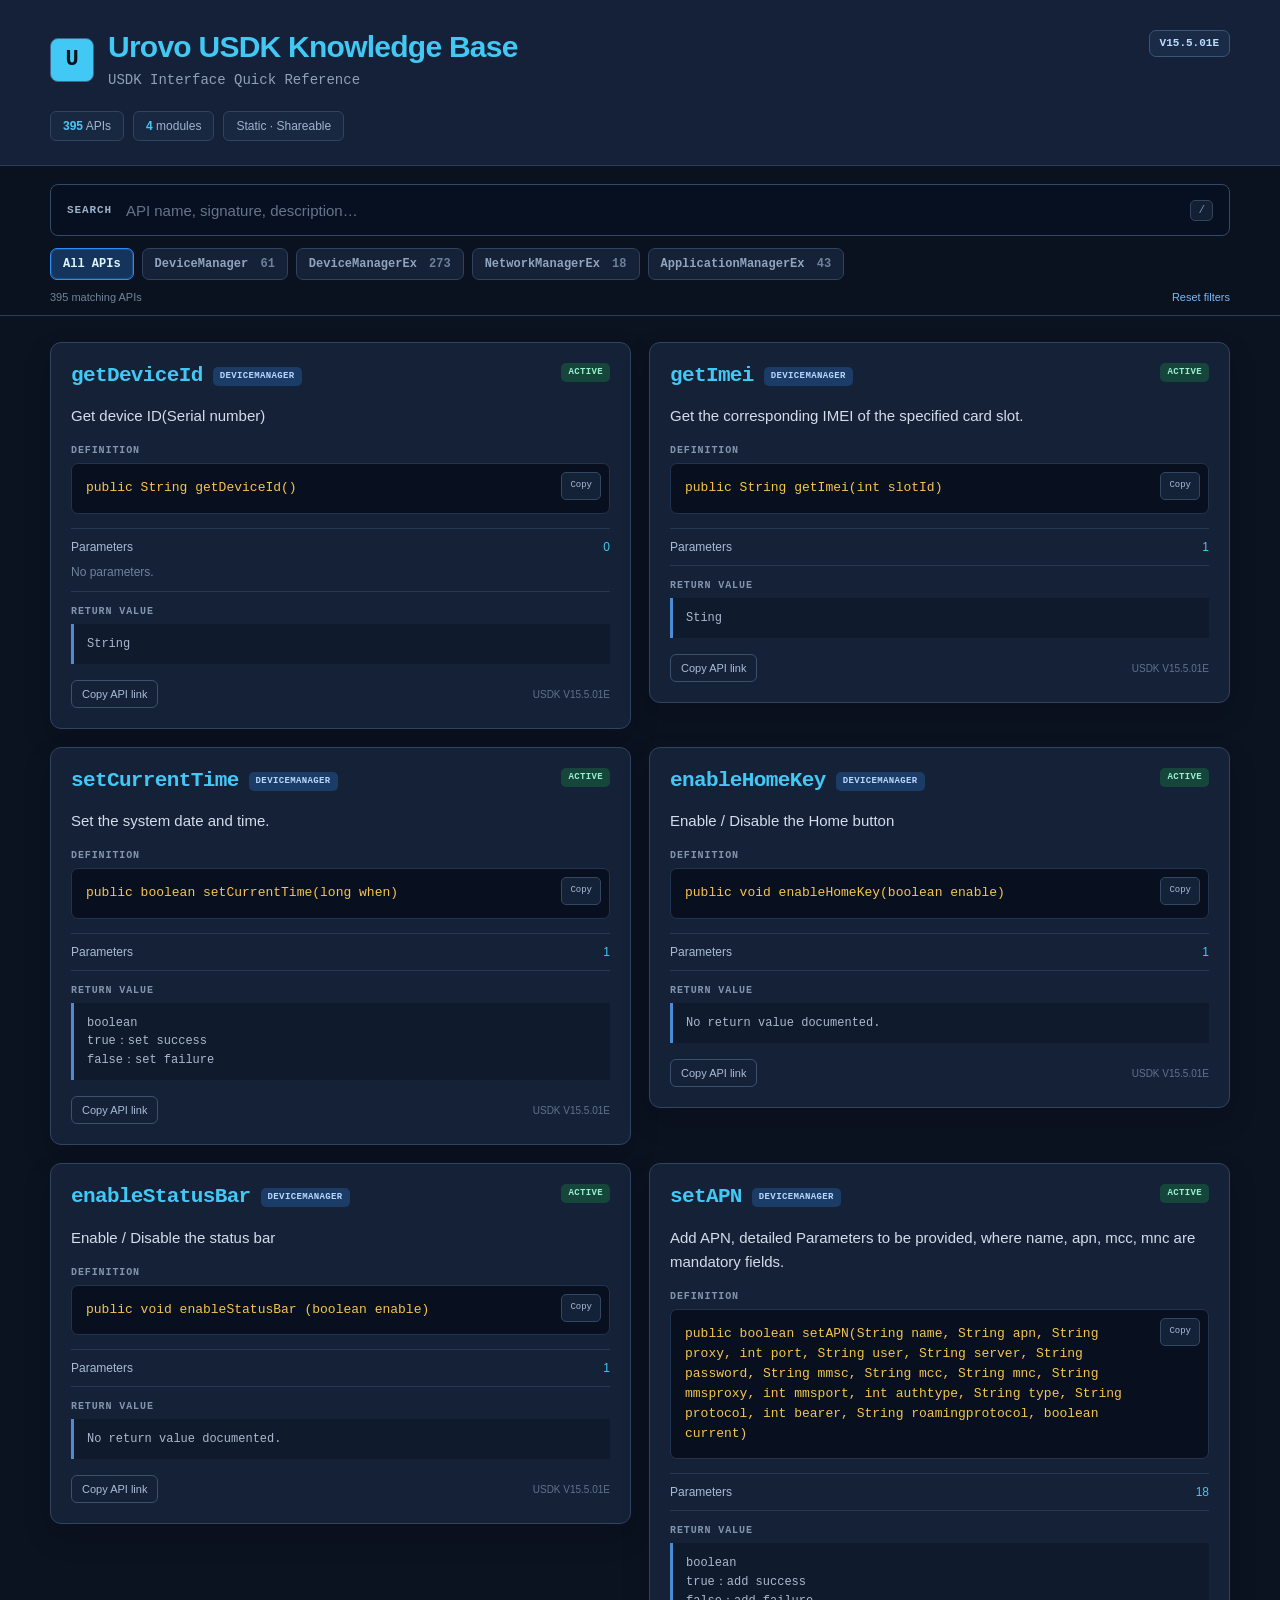
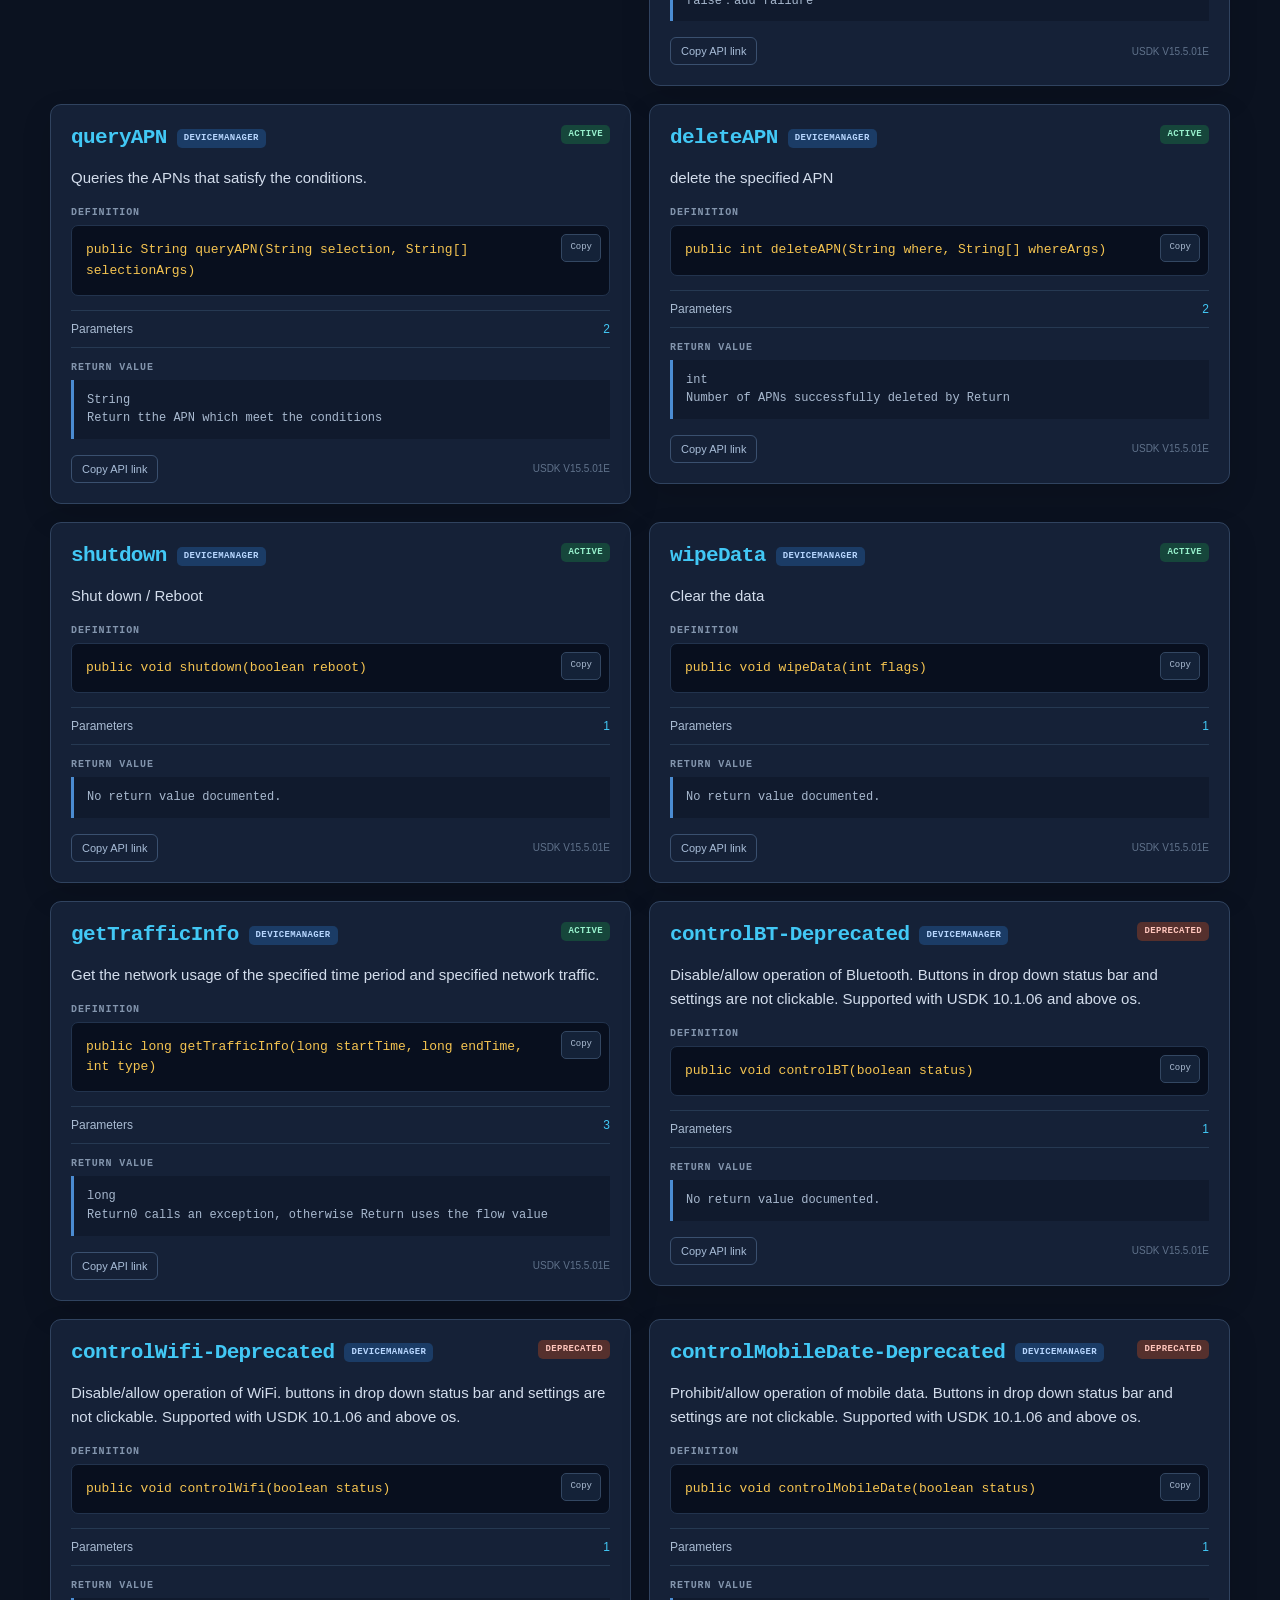
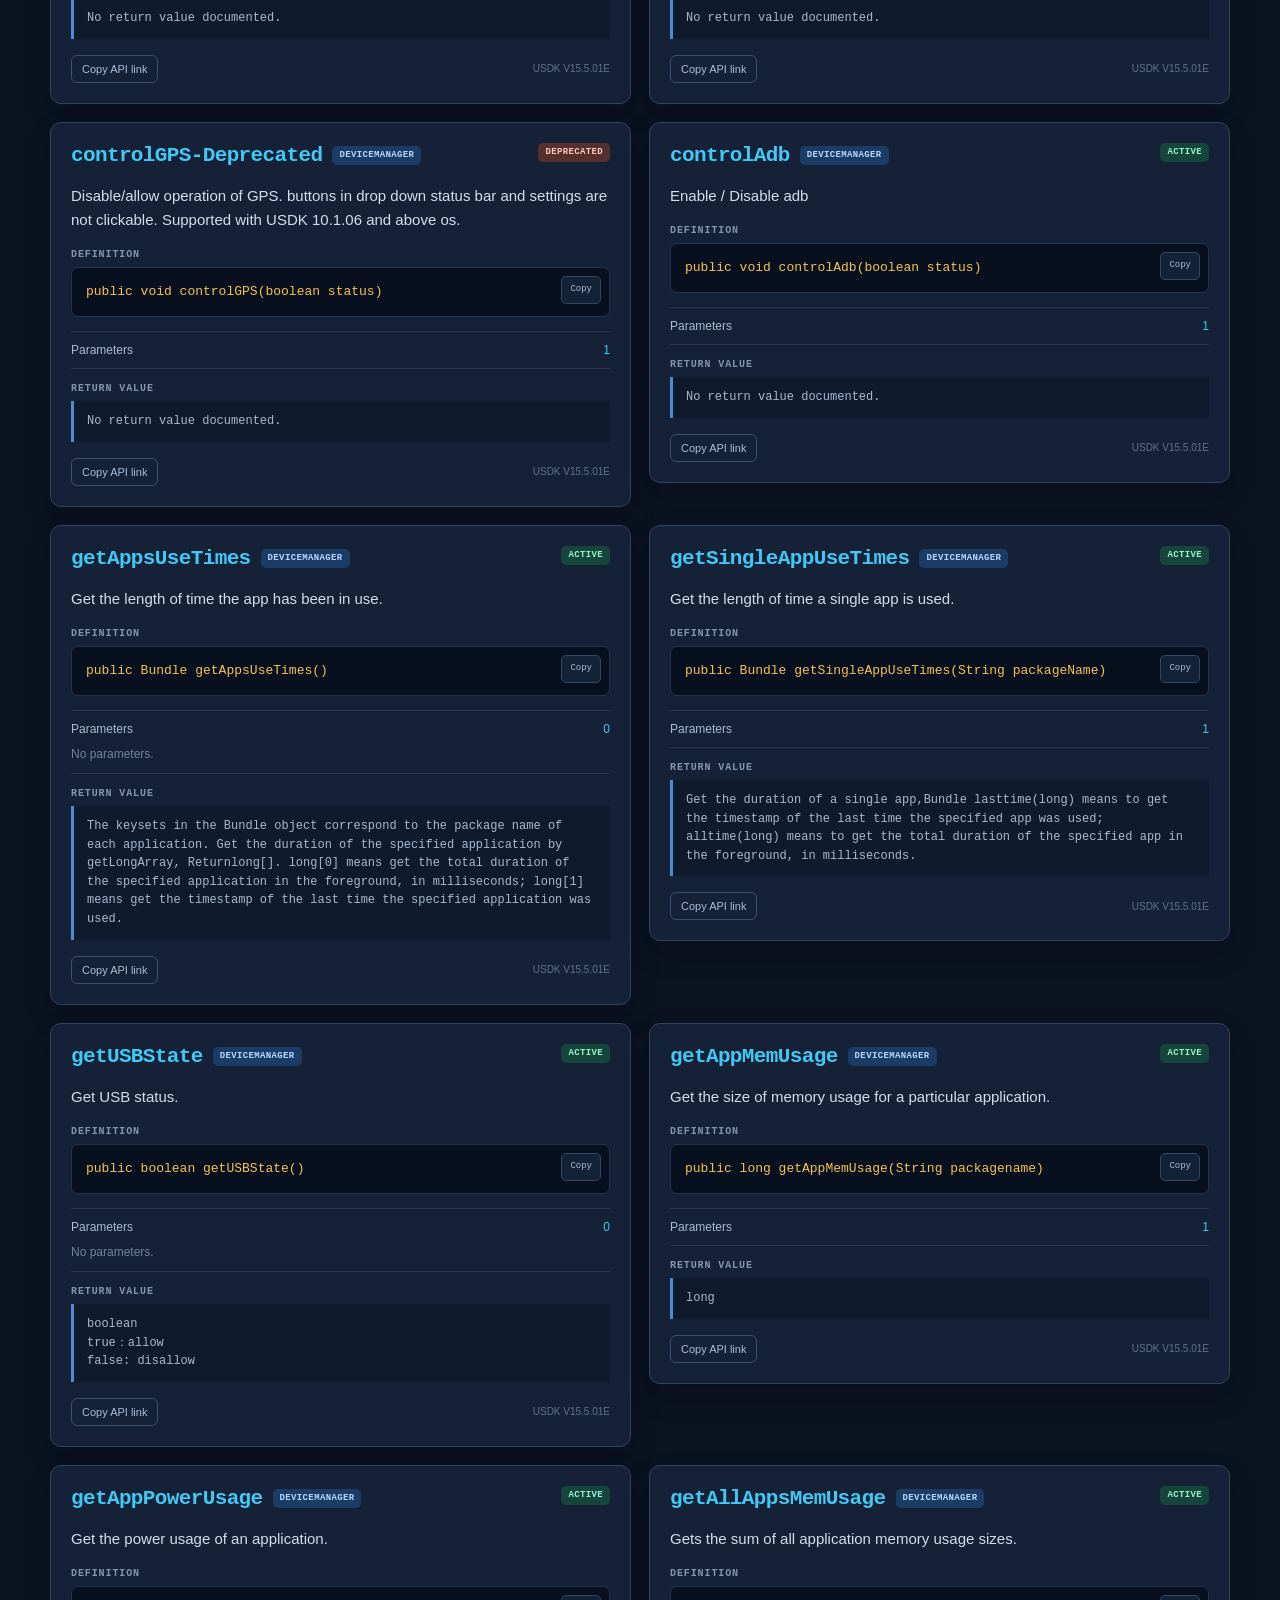
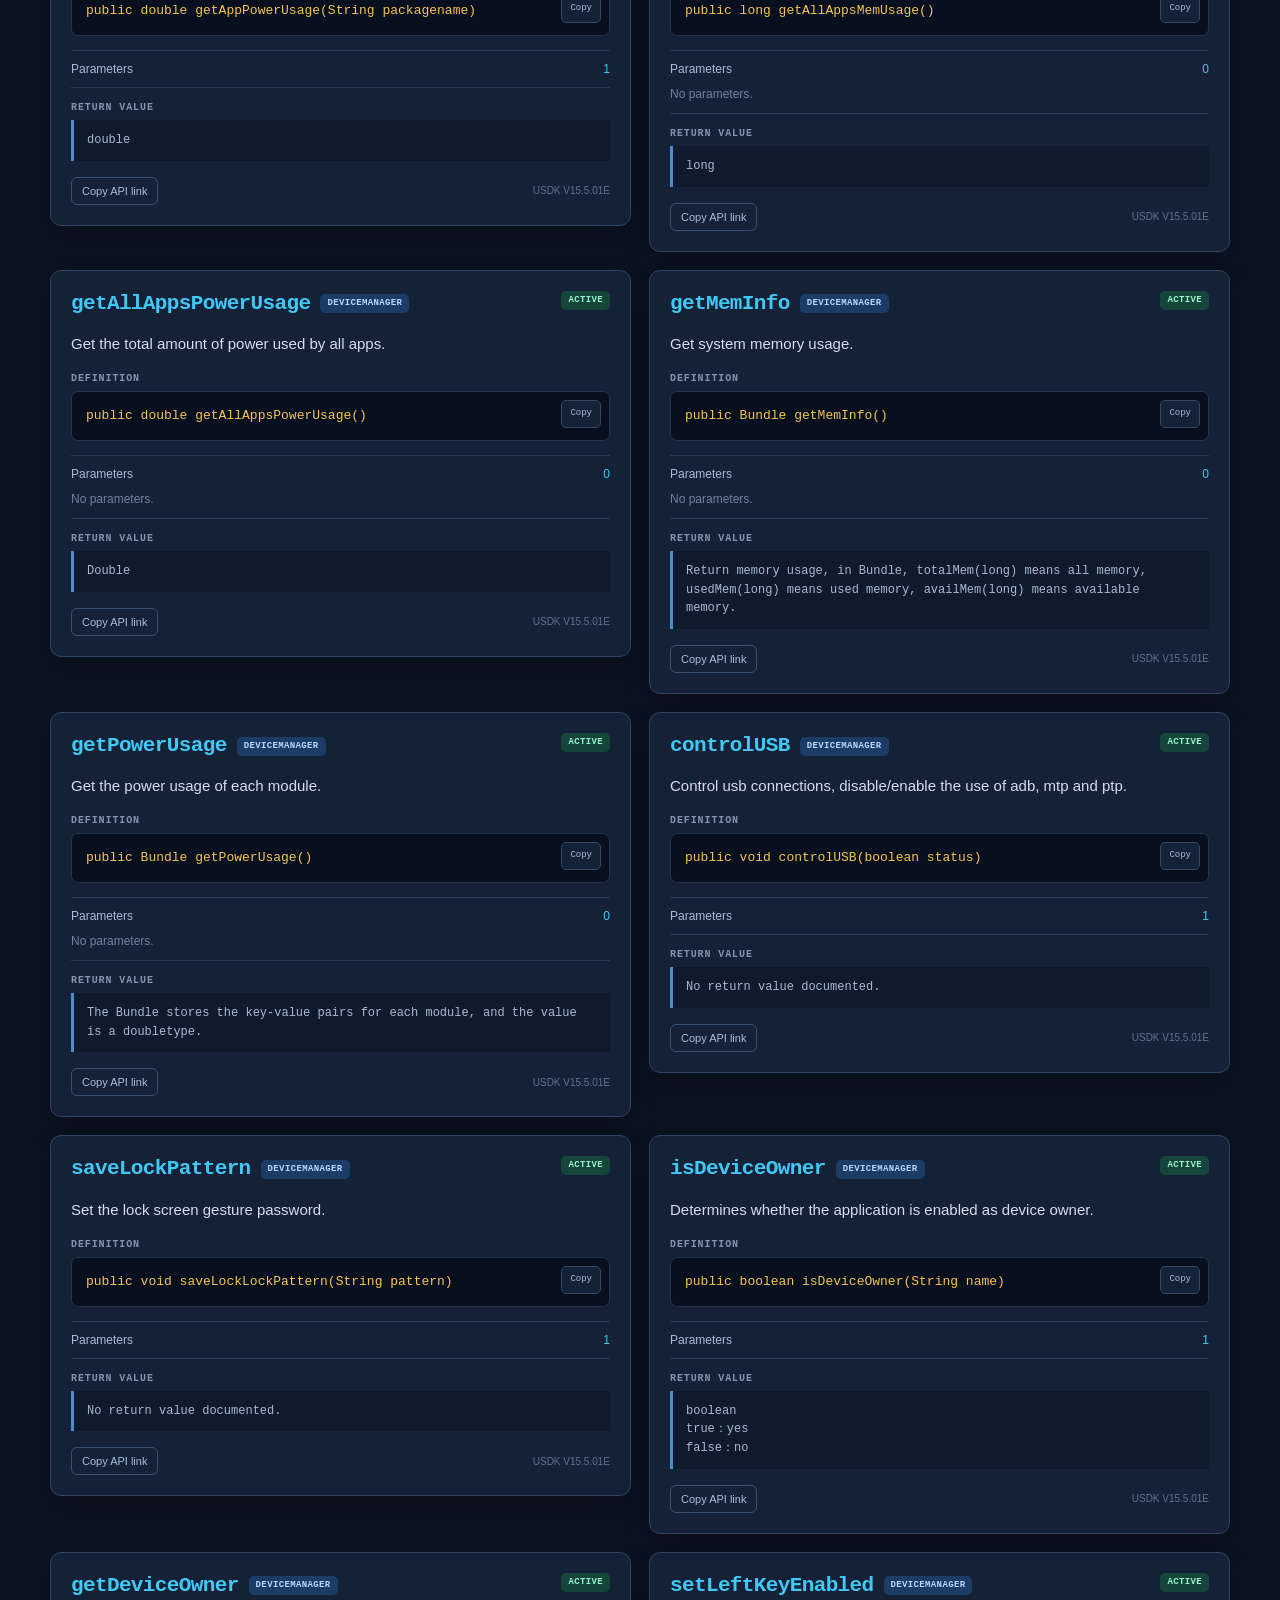
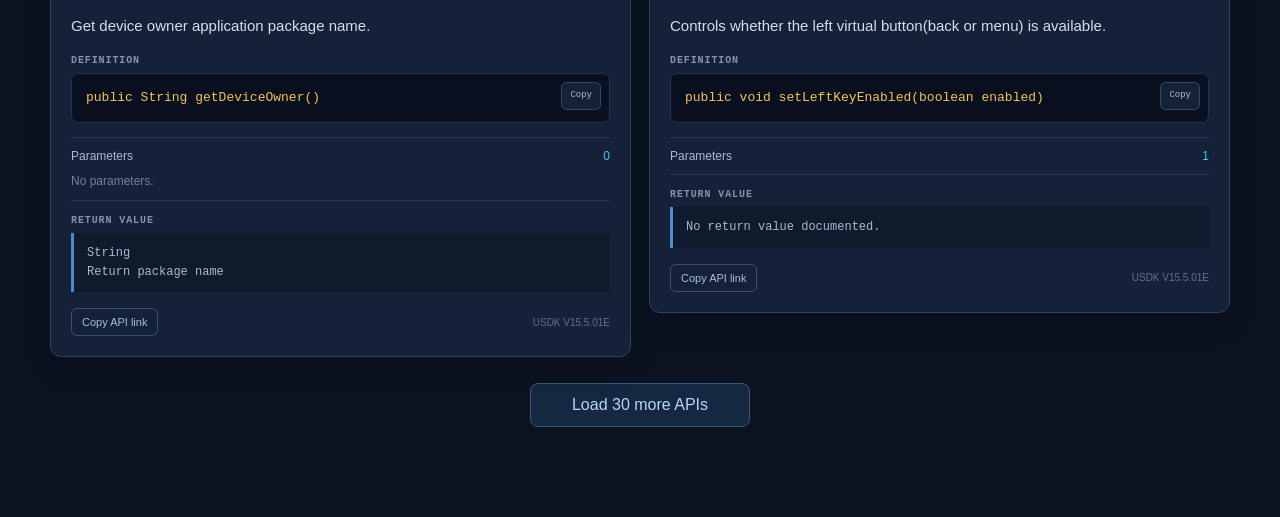
<file: index.html>
<!doctype html>
<html lang="en">
<head>
  <meta charset="utf-8">
  <meta name="viewport" content="width=device-width, initial-scale=1">
  <meta name="description" content="Urovo USDK API quick reference.">
  <meta name="theme-color" content="#0b1220">
  <title>Urovo USDK Knowledge Base</title>
  <link rel="stylesheet" href="style.css">
</head>
<body class="manual-page">
  <header class="manual-hero">
    <div class="manual-shell">
      <div class="manual-brand-row">
        <a class="manual-brand" href="index.html">
          <span class="manual-logo">U</span>
          <span><strong>Urovo USDK Knowledge Base</strong><small>USDK Interface Quick Reference</small></span>
        </a>
        <span class="version-pill">V15.5.01E</span>
      </div>
      <div class="manual-stats">
        <span><b id="entry-total">395</b> APIs</span>
        <span><b>4</b> modules</span>
        <span>Static · Shareable</span>
      </div>
    </div>
  </header>

  <main>
    <section class="manual-controls">
      <div class="manual-shell">
        <label class="manual-search" for="manual-search-input">
          <span>Search</span>
          <input id="manual-search-input" type="search" placeholder="API name, signature, description…" autocomplete="off">
          <kbd>/</kbd>
        </label>
        <div class="module-chips" id="module-chips" aria-label="Filter by module">
          <button class="module-chip active" type="button" data-module="">All APIs</button>
        </div>
        <div class="manual-result-row">
          <span id="manual-result-count">Loading interfaces…</span>
          <button id="reset-manual-filters" type="button">Reset filters</button>
        </div>
      </div>
    </section>

    <section class="manual-content">
      <div class="manual-shell">
        <div class="api-card-grid" id="api-card-grid"></div>
        <div class="manual-empty" id="manual-empty" hidden>
          <strong>No matching API</strong>
          <span>Try another keyword or module.</span>
        </div>
        <button class="load-more" id="load-more" type="button" hidden>Load more APIs</button>
      </div>
    </section>
  </main>
  <div class="toast" id="toast" role="status" aria-live="polite"></div>
  <script src="app.js" defer></script>
</body>
</html>
</file>
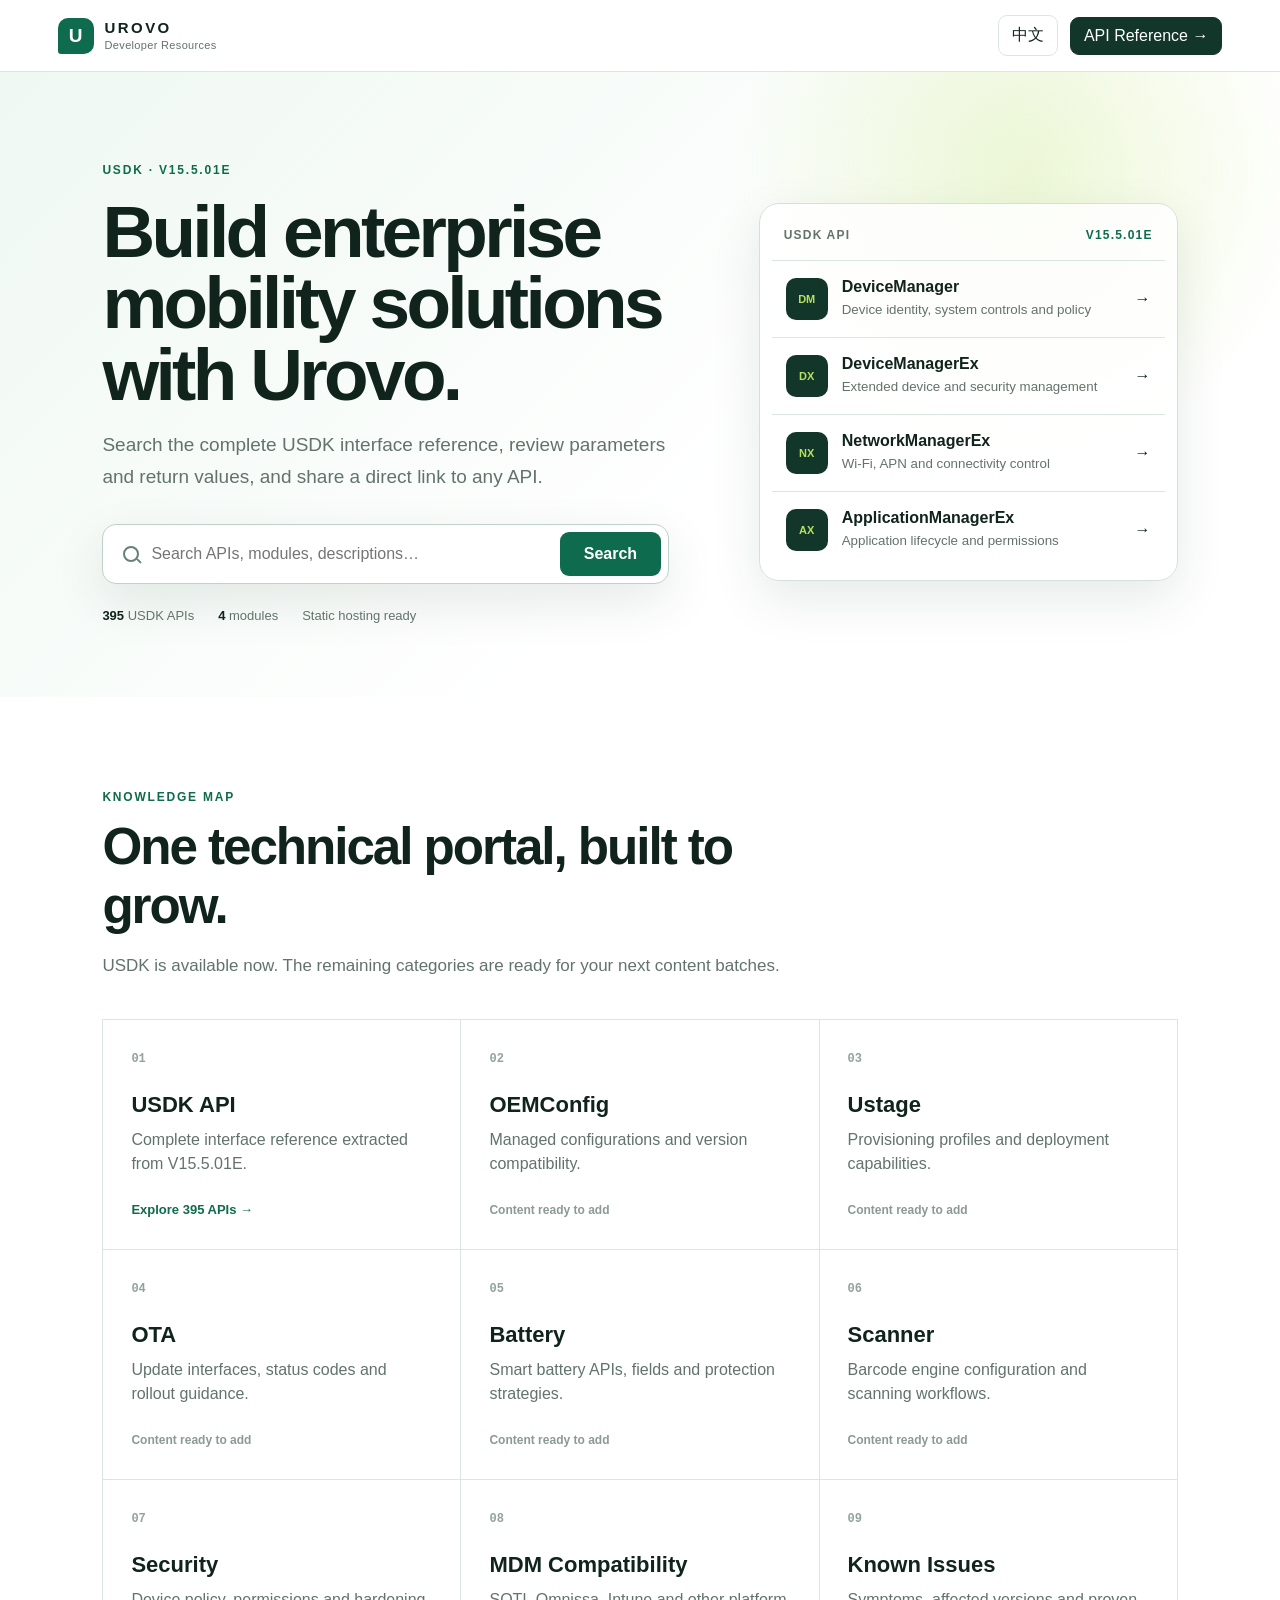
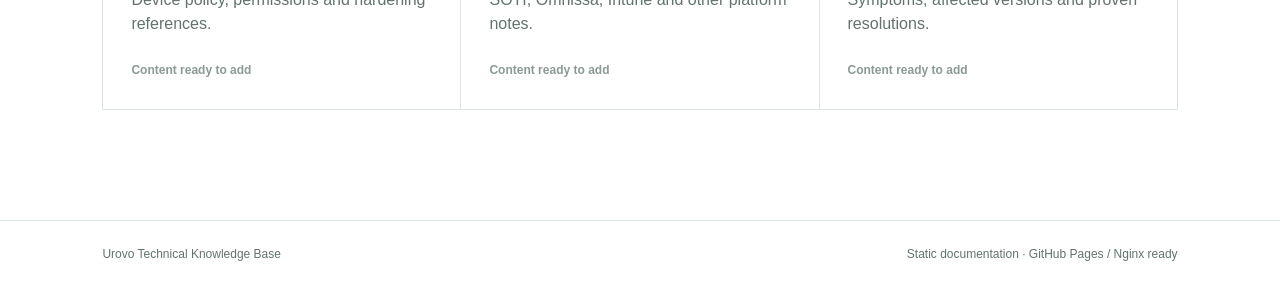
<file: urovo_technical_kb/index.html>
<!doctype html>
<html lang="en">
<head>
  <meta charset="utf-8">
  <meta name="viewport" content="width=device-width, initial-scale=1">
  <meta name="description" content="Urovo USDK API and enterprise device management documentation.">
  <title>Urovo Technical Knowledge Base</title>
  <link rel="stylesheet" href="style.css">
</head>
<body class="landing">
  <header class="site-header">
    <a class="brand" href="index.html" aria-label="Urovo Technical Knowledge Base home">
      <span class="brand-mark">U</span>
      <span><strong>UROVO</strong><small>Developer Resources</small></span>
    </a>
    <div class="header-actions">
      <button class="language-button" type="button" data-language-toggle>中文</button>
      <a class="header-link" href="kb.html">API Reference <span aria-hidden="true">→</span></a>
    </div>
  </header>

  <main>
    <section class="hero">
      <div class="hero-copy">
        <span class="eyebrow">USDK · V15.5.01E</span>
        <h1 data-i18n="heroTitle">Build enterprise mobility solutions with Urovo.</h1>
        <p data-i18n="heroText">Search the complete USDK interface reference, review parameters and return values, and share a direct link to any API.</p>
        <form class="hero-search" action="kb.html" method="get">
          <label class="sr-only" for="home-search">Search APIs</label>
          <span class="search-icon" aria-hidden="true"></span>
          <input id="home-search" name="q" type="search" placeholder="Search APIs, modules, descriptions…" autocomplete="off">
          <button type="submit" data-i18n="searchButton">Search</button>
        </form>
        <div class="hero-meta">
          <span><strong>395</strong> USDK APIs</span>
          <span><strong>4</strong> modules</span>
          <span>Static hosting ready</span>
        </div>
      </div>
      <div class="hero-panel" aria-label="Featured USDK modules">
        <div class="panel-top"><span>USDK API</span><span class="status-dot">V15.5.01E</span></div>
        <a href="kb.html?module=DeviceManager">
          <span class="module-icon">DM</span><span><strong>DeviceManager</strong><small>Device identity, system controls and policy</small></span><b>→</b>
        </a>
        <a href="kb.html?module=DeviceManagerEx">
          <span class="module-icon">DX</span><span><strong>DeviceManagerEx</strong><small>Extended device and security management</small></span><b>→</b>
        </a>
        <a href="kb.html?module=NetworkManagerEx">
          <span class="module-icon">NX</span><span><strong>NetworkManagerEx</strong><small>Wi-Fi, APN and connectivity control</small></span><b>→</b>
        </a>
        <a href="kb.html?module=ApplicationManagerEx">
          <span class="module-icon">AX</span><span><strong>ApplicationManagerEx</strong><small>Application lifecycle and permissions</small></span><b>→</b>
        </a>
      </div>
    </section>

    <section class="knowledge-map">
      <div class="section-heading">
        <span class="eyebrow">Knowledge map</span>
        <h2 data-i18n="browseTitle">One technical portal, built to grow.</h2>
        <p data-i18n="browseText">USDK is available now. The remaining categories are ready for your next content batches.</p>
      </div>
      <div class="category-grid">
        <a class="category-card active" href="kb.html">
          <span class="card-index">01</span><h3>USDK API</h3><p>Complete interface reference extracted from V15.5.01E.</p><span class="card-link">Explore 395 APIs →</span>
        </a>
        <div class="category-card"><span class="card-index">02</span><h3>OEMConfig</h3><p>Managed configurations and version compatibility.</p><span class="coming">Content ready to add</span></div>
        <div class="category-card"><span class="card-index">03</span><h3>Ustage</h3><p>Provisioning profiles and deployment capabilities.</p><span class="coming">Content ready to add</span></div>
        <div class="category-card"><span class="card-index">04</span><h3>OTA</h3><p>Update interfaces, status codes and rollout guidance.</p><span class="coming">Content ready to add</span></div>
        <div class="category-card"><span class="card-index">05</span><h3>Battery</h3><p>Smart battery APIs, fields and protection strategies.</p><span class="coming">Content ready to add</span></div>
        <div class="category-card"><span class="card-index">06</span><h3>Scanner</h3><p>Barcode engine configuration and scanning workflows.</p><span class="coming">Content ready to add</span></div>
        <div class="category-card"><span class="card-index">07</span><h3>Security</h3><p>Device policy, permissions and hardening references.</p><span class="coming">Content ready to add</span></div>
        <div class="category-card"><span class="card-index">08</span><h3>MDM Compatibility</h3><p>SOTI, Omnissa, Intune and other platform notes.</p><span class="coming">Content ready to add</span></div>
        <div class="category-card"><span class="card-index">09</span><h3>Known Issues</h3><p>Symptoms, affected versions and proven resolutions.</p><span class="coming">Content ready to add</span></div>
      </div>
    </section>
  </main>

  <footer>
    <span>Urovo Technical Knowledge Base</span>
    <span>Static documentation · GitHub Pages / Nginx ready</span>
  </footer>
  <script src="app.js" defer></script>
</body>
</html>
</file>
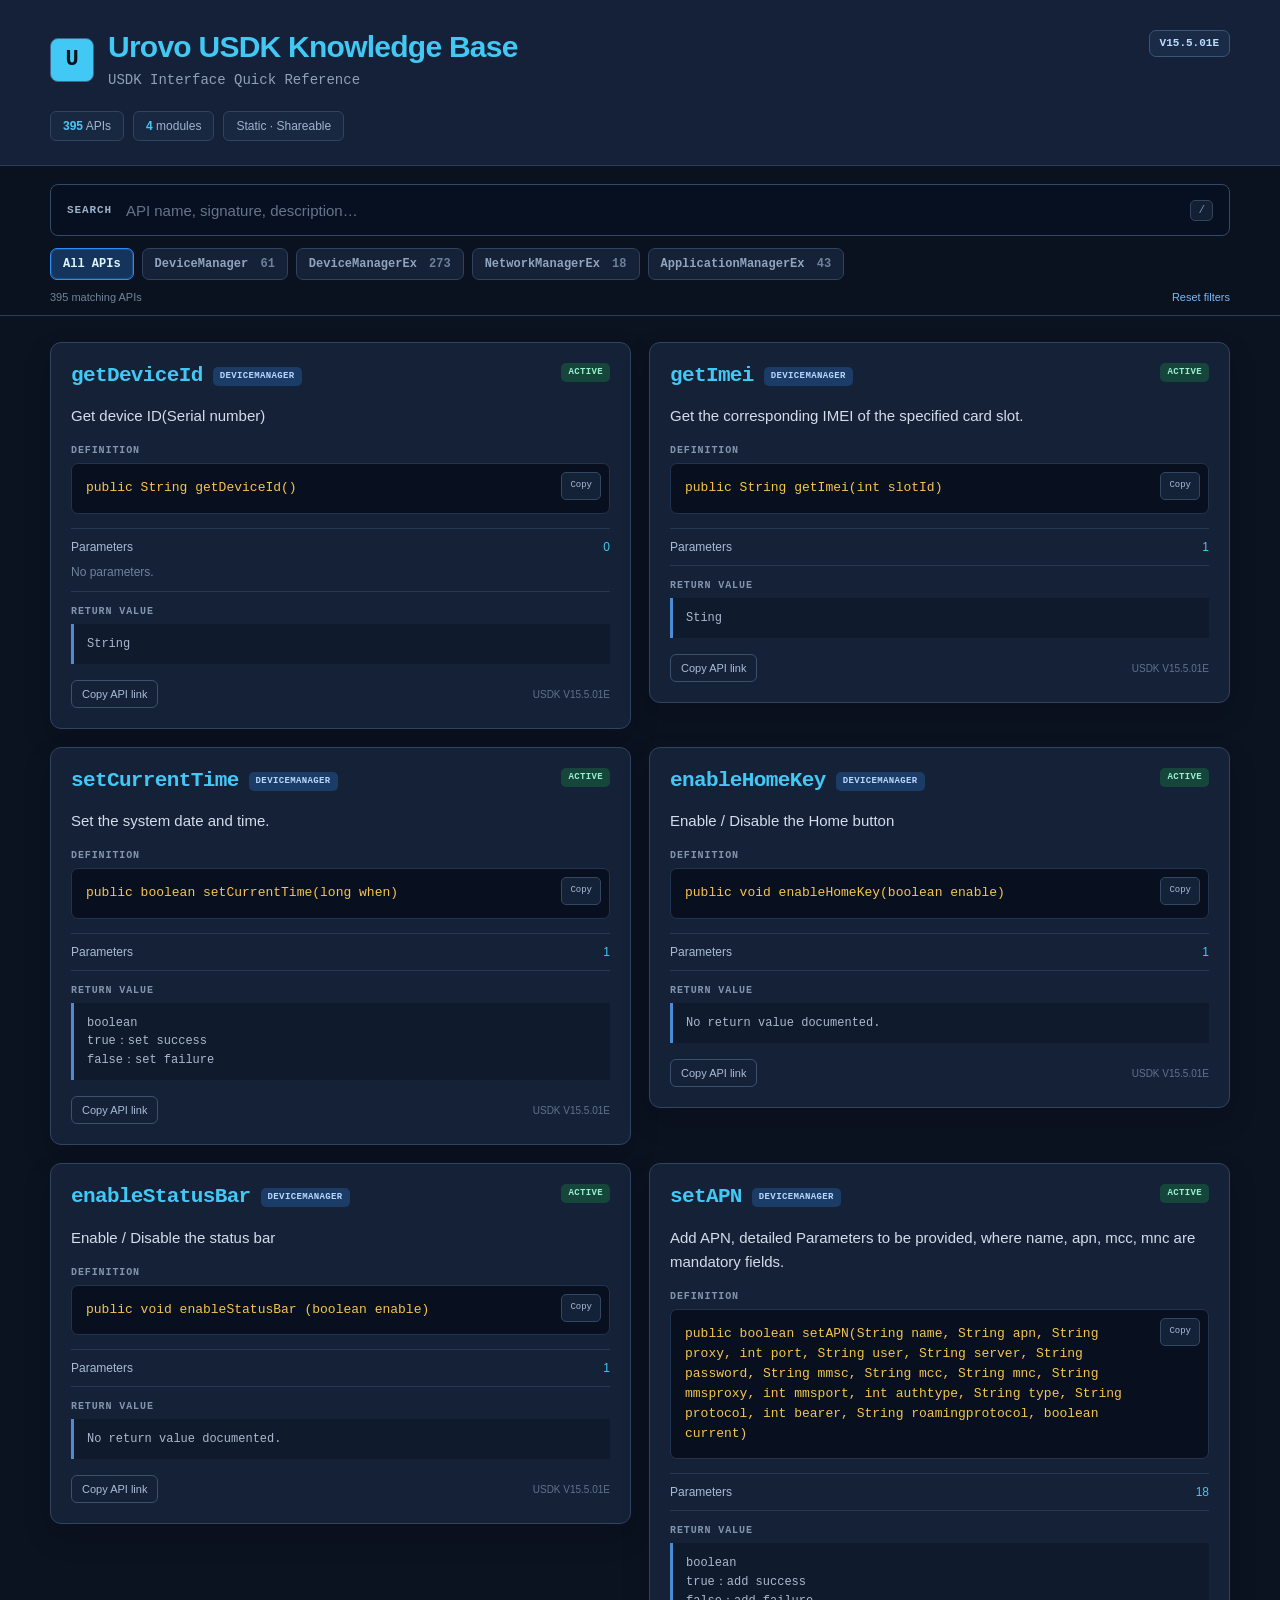
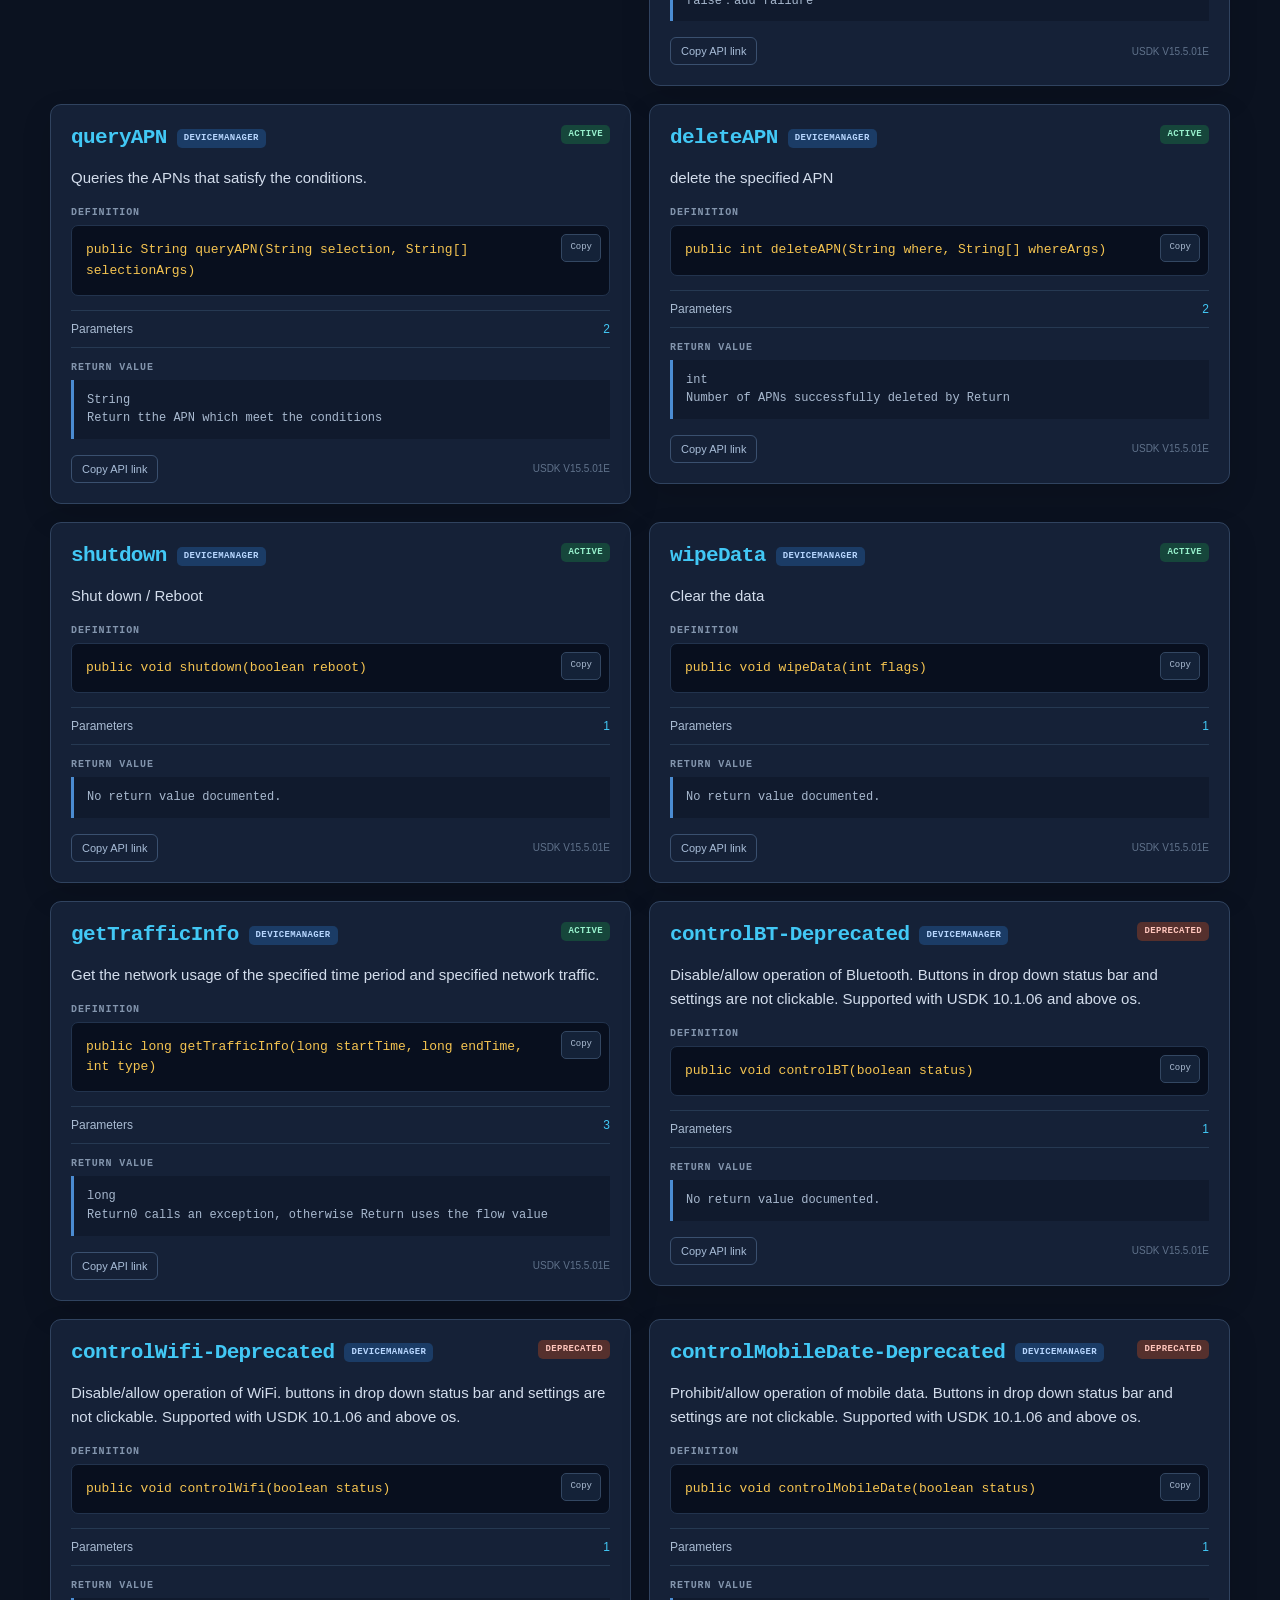
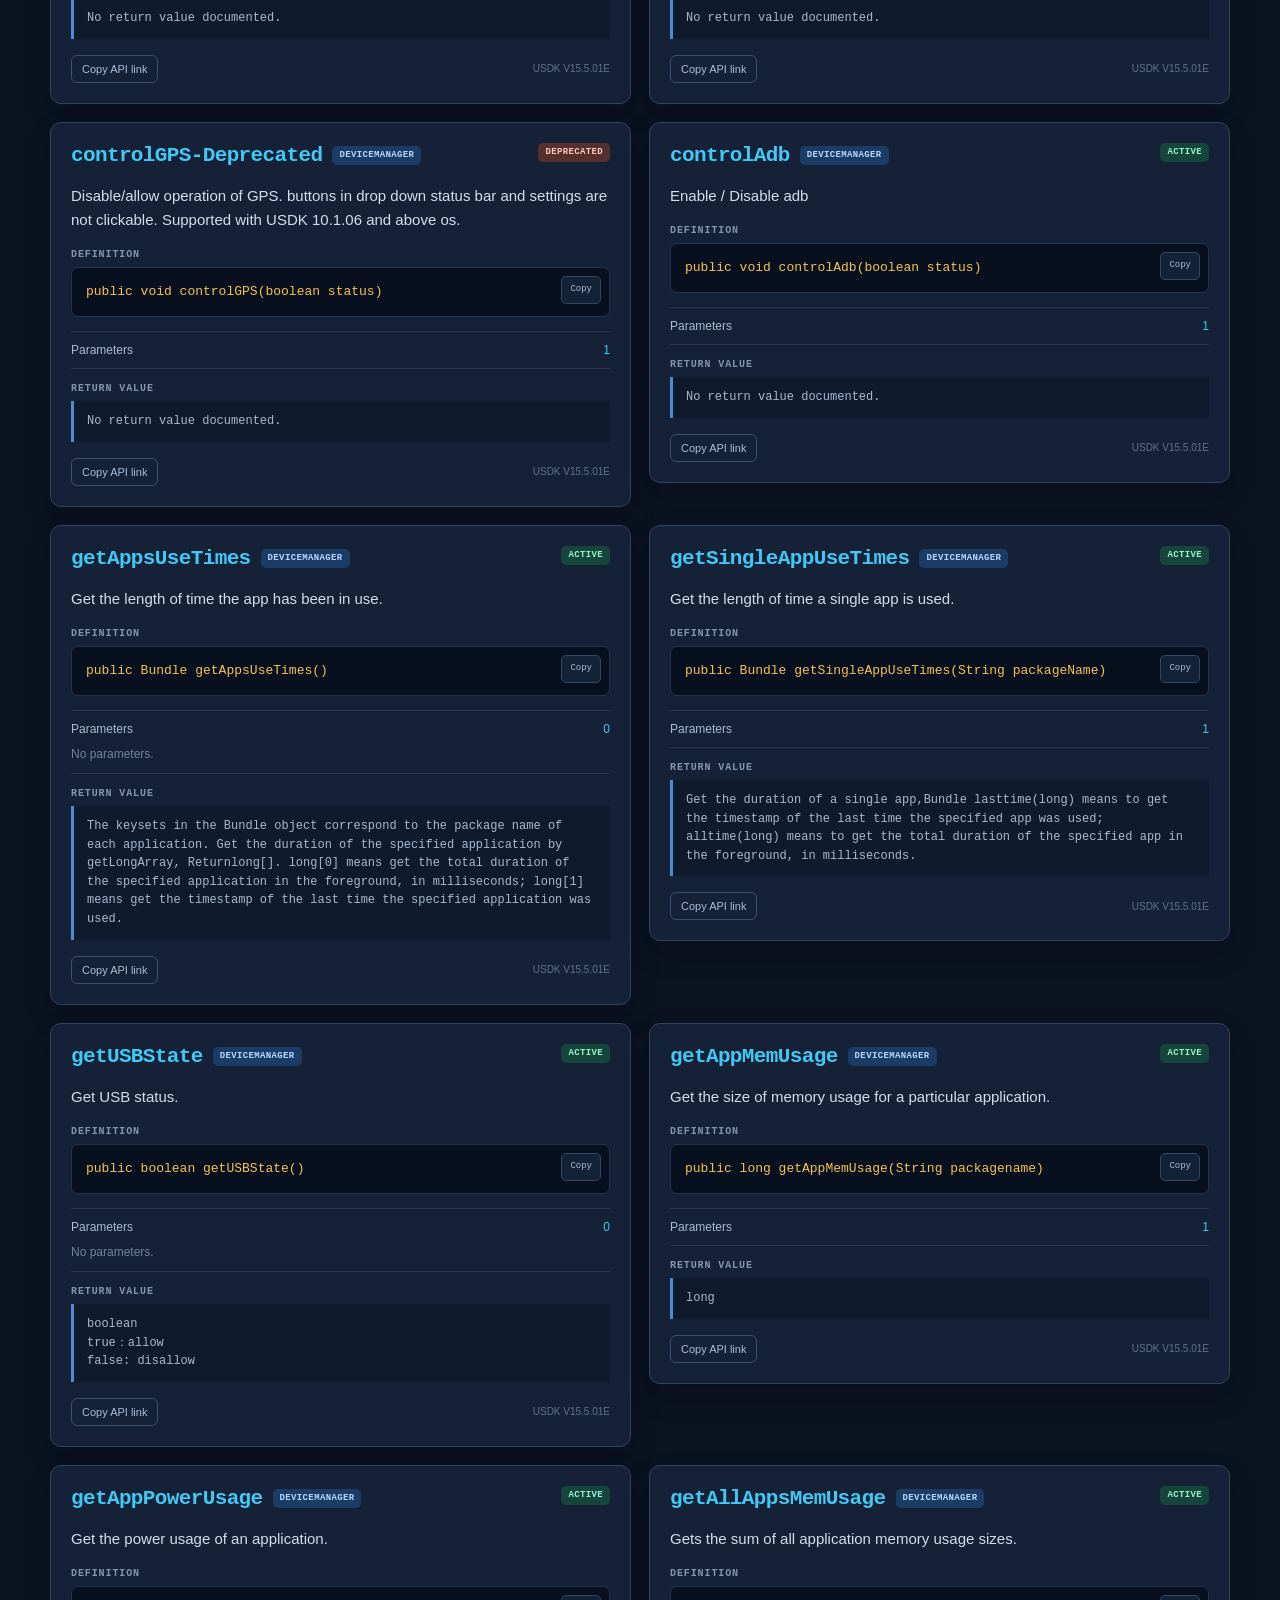
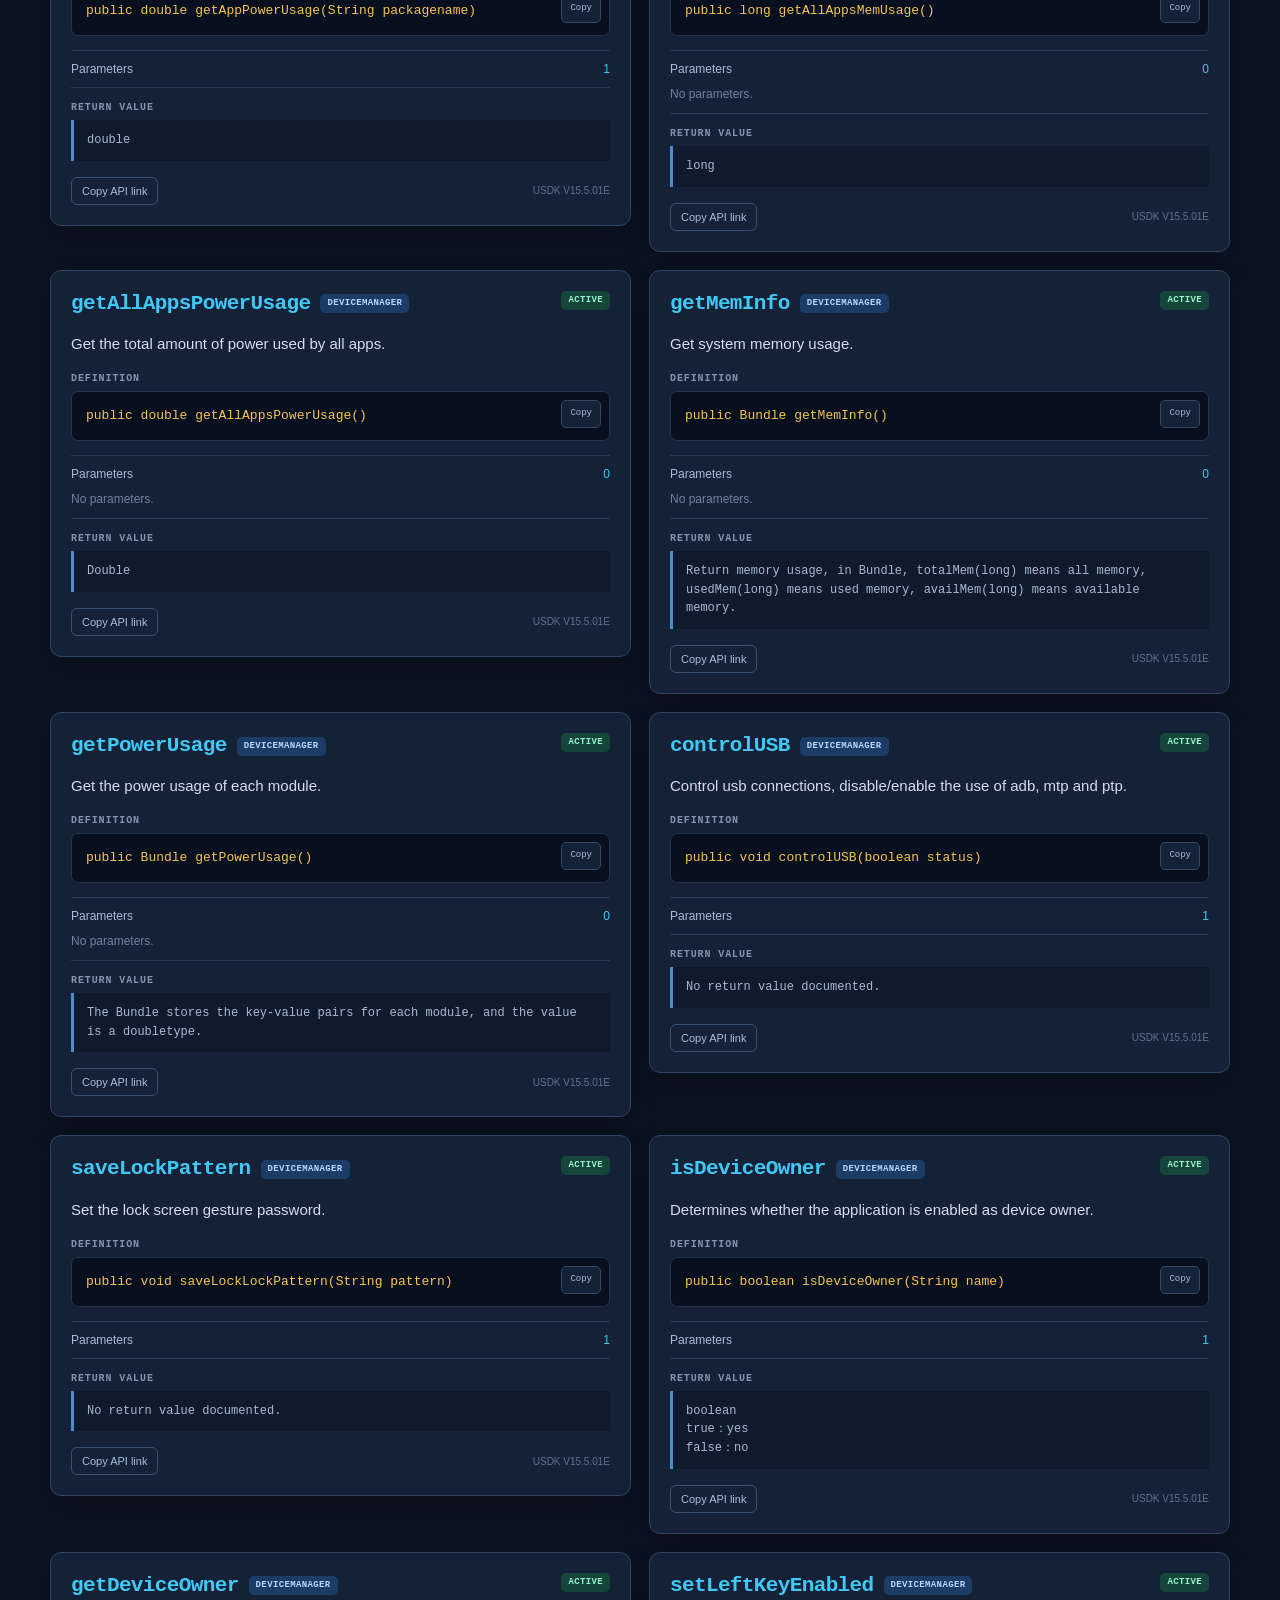
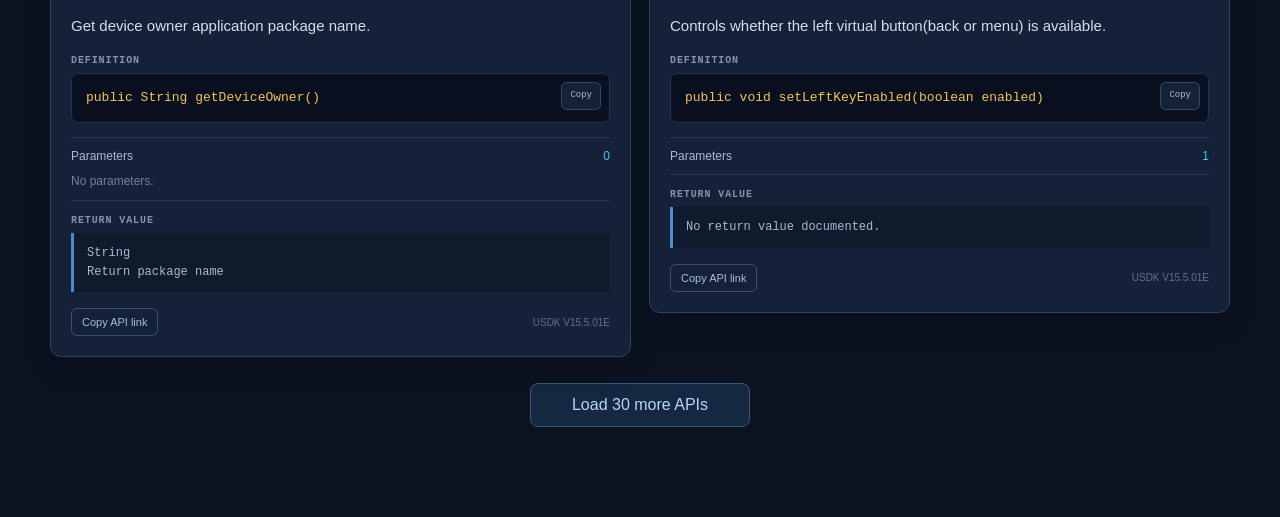
<file: kb.html>
<!doctype html>
<html lang="en">
<head>
  <meta charset="utf-8">
  <meta name="viewport" content="width=device-width, initial-scale=1">
  <meta name="description" content="Urovo USDK API quick reference.">
  <meta name="theme-color" content="#0b1220">
  <title>Urovo USDK API Reference</title>
  <link rel="stylesheet" href="style.css">
</head>
<body class="manual-page">
  <header class="manual-hero">
    <div class="manual-shell">
      <div class="manual-brand-row">
        <a class="manual-brand" href="index.html">
          <span class="manual-logo">U</span>
          <span><strong>Urovo USDK Knowledge Base</strong><small>USDK Interface Quick Reference</small></span>
        </a>
        <span class="version-pill">V15.5.01E</span>
      </div>
      <div class="manual-stats">
        <span><b id="entry-total">395</b> APIs</span>
        <span><b>4</b> modules</span>
        <span>Static · Shareable</span>
      </div>
    </div>
  </header>
  <main>
    <section class="manual-controls">
      <div class="manual-shell">
        <label class="manual-search" for="manual-search-input">
          <span>Search</span>
          <input id="manual-search-input" type="search" placeholder="API name, signature, description…" autocomplete="off">
          <kbd>/</kbd>
        </label>
        <div class="module-chips" id="module-chips" aria-label="Filter by module">
          <button class="module-chip active" type="button" data-module="">All APIs</button>
        </div>
        <div class="manual-result-row">
          <span id="manual-result-count">Loading interfaces…</span>
          <button id="reset-manual-filters" type="button">Reset filters</button>
        </div>
      </div>
    </section>
    <section class="manual-content">
      <div class="manual-shell">
        <div class="api-card-grid" id="api-card-grid"></div>
        <div class="manual-empty" id="manual-empty" hidden><strong>No matching API</strong><span>Try another keyword or module.</span></div>
        <button class="load-more" id="load-more" type="button" hidden>Load more APIs</button>
      </div>
    </section>
  </main>
  <div class="toast" id="toast" role="status" aria-live="polite"></div>
  <script src="app.js" defer></script>
</body>
</html>
</file>
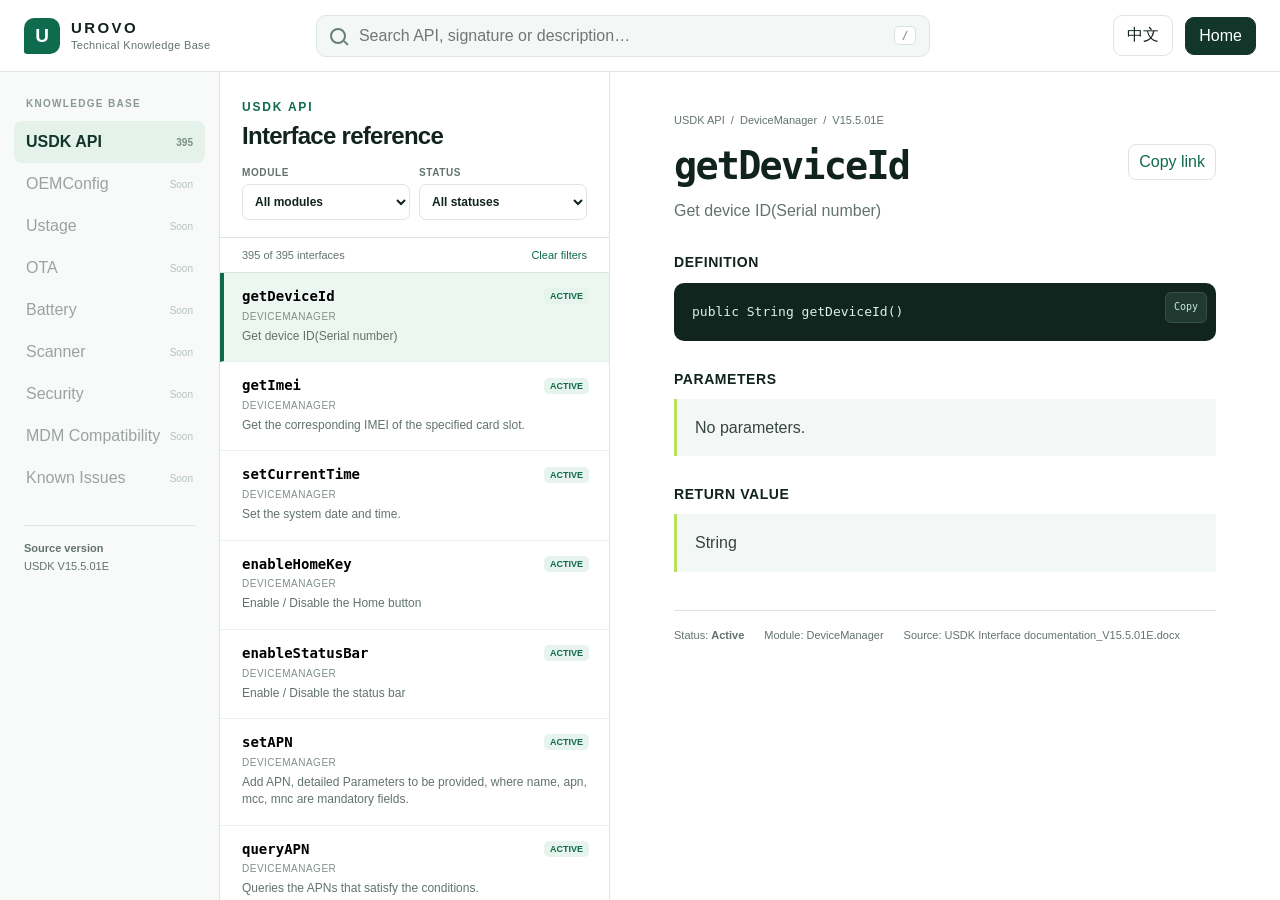
<file: urovo_technical_kb/kb.html>
<!doctype html>
<html lang="en">
<head>
  <meta charset="utf-8">
  <meta name="viewport" content="width=device-width, initial-scale=1">
  <meta name="description" content="Search and browse the Urovo USDK API reference.">
  <title>USDK API Reference · Urovo Knowledge Base</title>
  <link rel="stylesheet" href="style.css">
</head>
<body class="knowledge-page">
  <header class="site-header">
    <a class="brand" href="index.html" aria-label="Urovo Technical Knowledge Base home">
      <span class="brand-mark">U</span>
      <span><strong>UROVO</strong><small>Technical Knowledge Base</small></span>
    </a>
    <div class="kb-search">
      <label class="sr-only" for="kb-search-input">Search knowledge base</label>
      <span class="search-icon" aria-hidden="true"></span>
      <input id="kb-search-input" type="search" placeholder="Search API, signature or description…" autocomplete="off">
      <kbd>/</kbd>
    </div>
    <div class="header-actions">
      <button class="language-button" type="button" data-language-toggle>中文</button>
      <a class="header-link" href="index.html">Home</a>
    </div>
  </header>

  <main class="kb-layout">
    <aside class="category-sidebar" aria-label="Knowledge categories">
      <div class="sidebar-title">KNOWLEDGE BASE</div>
      <button class="category-nav active" type="button" data-category="USDK API"><span>USDK API</span><b id="usdk-count">395</b></button>
      <button class="category-nav disabled" type="button" disabled><span>OEMConfig</span><small>Soon</small></button>
      <button class="category-nav disabled" type="button" disabled><span>Ustage</span><small>Soon</small></button>
      <button class="category-nav disabled" type="button" disabled><span>OTA</span><small>Soon</small></button>
      <button class="category-nav disabled" type="button" disabled><span>Battery</span><small>Soon</small></button>
      <button class="category-nav disabled" type="button" disabled><span>Scanner</span><small>Soon</small></button>
      <button class="category-nav disabled" type="button" disabled><span>Security</span><small>Soon</small></button>
      <button class="category-nav disabled" type="button" disabled><span>MDM Compatibility</span><small>Soon</small></button>
      <button class="category-nav disabled" type="button" disabled><span>Known Issues</span><small>Soon</small></button>
      <div class="sidebar-note">
        <strong>Source version</strong>
        <span>USDK V15.5.01E</span>
      </div>
    </aside>

    <section class="results-panel" aria-label="API list">
      <div class="results-header">
        <div><span class="eyebrow">USDK API</span><h1>Interface reference</h1></div>
        <button id="mobile-filters" class="filter-button" type="button">Filters</button>
      </div>
      <div class="filters" id="filters">
        <label>Module
          <select id="module-filter"><option value="">All modules</option></select>
        </label>
        <label>Status
          <select id="status-filter"><option value="">All statuses</option><option>Active</option><option>Deprecated</option></select>
        </label>
      </div>
      <div class="result-summary"><span id="result-count">Loading interfaces…</span><button id="clear-filters" type="button">Clear filters</button></div>
      <div class="api-list" id="api-list" role="listbox" aria-label="USDK APIs"></div>
      <div class="empty-state" id="empty-state" hidden><strong>No matching API</strong><span>Try another keyword or clear the filters.</span></div>
    </section>

    <article class="detail-panel" id="detail-panel" aria-live="polite">
      <div class="detail-placeholder">
        <span class="placeholder-mark">API</span>
        <h2>Select an interface</h2>
        <p>Choose an API from the list to view its signature, description, parameters and return value.</p>
      </div>
    </article>
  </main>
  <div class="toast" id="toast" role="status" aria-live="polite"></div>
  <script src="app.js" defer></script>
</body>
</html>
</file>
<file: style.css>
:root {
  --page: #0b1220;
  --panel: #152137;
  --panel-2: #101a2d;
  --code: #080f1e;
  --line: #2b3d59;
  --text: #d9e4f5;
  --muted: #8fa1ba;
  --cyan: #42c8f5;
  --blue: #2c8cf4;
  --yellow: #f5c451;
  --green: #43d49e;
  --red: #ff8a7a;
  --shell: 1180px;
}

* { box-sizing: border-box; }
html { scroll-behavior: smooth; }
body {
  margin: 0;
  color: var(--text);
  background: var(--page);
  font-family: Inter, "Segoe UI", Arial, sans-serif;
}
button, input { font: inherit; }
button { color: inherit; }
.manual-shell { width: min(var(--shell), calc(100% - 40px)); margin-inline: auto; }

.manual-hero {
  padding: 30px 0 24px;
  background: #142138;
  border-bottom: 1px solid var(--line);
}
.manual-brand-row { display: flex; align-items: flex-start; justify-content: space-between; gap: 20px; }
.manual-brand { display: flex; align-items: center; gap: 14px; color: inherit; text-decoration: none; }
.manual-logo {
  width: 44px;
  height: 44px;
  display: grid;
  place-items: center;
  border: 1px solid #3e668a;
  border-radius: 8px;
  color: #07121f;
  background: var(--cyan);
  font: 900 22px/1 ui-monospace, SFMono-Regular, Menlo, monospace;
}
.manual-brand > span:last-child { display: grid; gap: 7px; }
.manual-brand strong { color: var(--cyan); font-size: clamp(20px, 3vw, 30px); letter-spacing: -.025em; }
.manual-brand small { color: var(--muted); font: 14px/1.3 ui-monospace, SFMono-Regular, Menlo, monospace; }
.version-pill {
  flex: 0 0 auto;
  padding: 7px 10px;
  color: #bcdcff;
  border: 1px solid #3a5576;
  border-radius: 7px;
  background: #192b47;
  font: 700 11px/1 ui-monospace, SFMono-Regular, Menlo, monospace;
}
.manual-stats { margin-top: 22px; display: flex; flex-wrap: wrap; gap: 9px; }
.manual-stats span {
  padding: 7px 12px;
  color: #9fb4ce;
  border: 1px solid #30435f;
  border-radius: 6px;
  background: #182840;
  font-size: 12px;
}
.manual-stats b { color: var(--cyan); }

.manual-controls {
  position: sticky;
  top: 0;
  z-index: 10;
  padding: 18px 0 12px;
  background: rgba(11, 18, 32, .96);
  border-bottom: 1px solid var(--line);
  backdrop-filter: blur(14px);
}
.manual-search {
  min-height: 52px;
  padding: 0 16px;
  display: flex;
  align-items: center;
  gap: 12px;
  color: var(--muted);
  border: 1px solid #334968;
  border-radius: 8px;
  background: #071020;
}
.manual-search > span {
  color: #9cb1cb;
  font: 700 11px/1 ui-monospace, SFMono-Regular, Menlo, monospace;
  text-transform: uppercase;
  letter-spacing: .08em;
}
.manual-search input {
  min-width: 0;
  flex: 1;
  border: 0;
  outline: 0;
  color: #ecf5ff;
  background: transparent;
  font-size: 15px;
}
.manual-search input::placeholder { color: #65758d; }
kbd {
  padding: 3px 7px;
  color: #7f91aa;
  border: 1px solid #32445e;
  border-radius: 5px;
  background: #131f32;
  font: 11px/1.2 ui-monospace, SFMono-Regular, Menlo, monospace;
}
.module-chips { margin-top: 12px; display: flex; gap: 8px; overflow-x: auto; scrollbar-width: none; }
.module-chips::-webkit-scrollbar { display: none; }
.module-chip {
  flex: 0 0 auto;
  padding: 9px 12px;
  border: 1px solid #30435f;
  border-radius: 7px;
  background: #142137;
  color: #91a5bf;
  cursor: pointer;
  font: 600 12px/1 ui-monospace, SFMono-Regular, Menlo, monospace;
}
.module-chip b { margin-left: 5px; color: #6d819c; }
.module-chip.active {
  color: #dff4ff;
  border-color: var(--blue);
  background: #15345c;
  box-shadow: inset 0 0 0 1px rgba(44, 140, 244, .28);
}
.module-chip.active b { color: var(--cyan); }
.manual-result-row {
  margin-top: 11px;
  display: flex;
  justify-content: space-between;
  color: #71839c;
  font-size: 11px;
}
.manual-result-row button {
  padding: 0;
  border: 0;
  color: #79bafa;
  background: none;
  cursor: pointer;
}

.manual-content { padding: 26px 0 90px; }
.api-card-grid { display: grid; grid-template-columns: repeat(2, minmax(0, 1fr)); gap: 18px; align-items: start; }
.manual-api-card {
  min-width: 0;
  padding: 20px;
  scroll-margin-top: 200px;
  border: 1px solid #30435f;
  border-radius: 11px;
  background: var(--panel);
  box-shadow: 0 12px 30px rgba(0, 0, 0, .13);
}
.manual-api-card:target { border-color: var(--cyan); box-shadow: 0 0 0 2px rgba(66, 200, 245, .15); }
.card-heading { display: flex; align-items: flex-start; justify-content: space-between; gap: 12px; }
.card-heading > div { min-width: 0; display: flex; flex-wrap: wrap; align-items: center; gap: 8px 10px; }
.card-heading h2 {
  min-width: 0;
  margin: 0;
  color: var(--cyan);
  overflow-wrap: anywhere;
  font: 800 21px/1.25 ui-monospace, SFMono-Regular, Menlo, monospace;
  letter-spacing: -.03em;
}
.module-badge, .status-badge {
  padding: 5px 7px;
  border-radius: 5px;
  font: 700 9px/1 ui-monospace, SFMono-Regular, Menlo, monospace;
  text-transform: uppercase;
  letter-spacing: .04em;
}
.module-badge { color: #b8d7ff; background: #1b3c66; }
.status-badge { flex: 0 0 auto; color: #98f1cd; background: #16463b; }
.status-badge.deprecated { color: #ffc6bd; background: #55302d; }
.card-summary { margin: 15px 0 18px; color: #d3ddec; font-size: 15px; line-height: 1.6; }
.card-label {
  margin: 15px 0 7px;
  color: #8395ad;
  font: 700 10px/1 ui-monospace, SFMono-Regular, Menlo, monospace;
  text-transform: uppercase;
  letter-spacing: .09em;
}
.signature-block {
  position: relative;
  margin: 0;
  padding: 14px 58px 14px 14px;
  overflow-x: auto;
  border: 1px solid #22334d;
  border-radius: 7px;
  background: var(--code);
  color: var(--yellow);
  white-space: pre-wrap;
  overflow-wrap: anywhere;
  font: 13px/1.55 ui-monospace, SFMono-Regular, Menlo, monospace;
}
.signature-block button {
  position: absolute;
  top: 8px;
  right: 8px;
  padding: 6px 8px;
  border: 1px solid #334762;
  border-radius: 5px;
  background: #142238;
  color: #a9bad0;
  cursor: pointer;
  font-size: 9px;
}
.card-details { margin-top: 14px; border-block: 1px solid #263952; }
.card-details summary {
  padding: 11px 0;
  display: flex;
  justify-content: space-between;
  color: #a9bbd2;
  cursor: pointer;
  font-size: 12px;
}
.card-details summary span { color: var(--cyan); }
.parameter-list { padding-bottom: 8px; }
.parameter-row { padding: 11px 0; display: grid; grid-template-columns: minmax(80px, .32fr) 1fr; gap: 14px; border-top: 1px solid #22344c; }
.parameter-row code { color: #92dafa; overflow-wrap: anywhere; font: 700 12px/1.55 ui-monospace, SFMono-Regular, Menlo, monospace; }
.parameter-row p { margin: 0; color: #9cadc3; font-size: 12px; line-height: 1.55; }
.card-note { padding: 0 0 12px; color: #71839b; font-size: 12px; }
.return-value {
  padding: 11px 13px;
  color: #a8b9cf;
  border-left: 3px solid #4b8cd2;
  background: var(--panel-2);
  font: 12px/1.55 ui-monospace, SFMono-Regular, Menlo, monospace;
}
.card-actions { margin-top: 16px; display: flex; align-items: center; justify-content: space-between; gap: 12px; }
.card-actions button {
  padding: 7px 10px;
  border: 1px solid #3a506f;
  border-radius: 6px;
  background: transparent;
  color: #a9bed9;
  cursor: pointer;
  font-size: 11px;
}
.card-actions span { color: #60728b; font-size: 10px; }
.load-more {
  min-width: 220px;
  margin: 26px auto 0;
  padding: 12px 18px;
  display: block;
  border: 1px solid #3e5879;
  border-radius: 8px;
  background: #152841;
  color: #b6d7f7;
  cursor: pointer;
}
.manual-empty, .manual-load-error { padding: 70px 20px; text-align: center; color: var(--muted); }
.manual-empty strong, .manual-empty span, .manual-load-error strong, .manual-load-error p { display: block; margin-bottom: 10px; }
.toast {
  position: fixed;
  right: 20px;
  bottom: 20px;
  z-index: 20;
  padding: 10px 14px;
  border: 1px solid #3c6589;
  border-radius: 7px;
  background: #172c48;
  color: #d9efff;
  box-shadow: 0 12px 35px rgba(0, 0, 0, .3);
  font-size: 12px;
  opacity: 0;
  transform: translateY(8px);
  transition: .18s ease;
  pointer-events: none;
}
.toast.show { opacity: 1; transform: translateY(0); }

@media (max-width: 780px) {
  .manual-shell { width: min(100% - 24px, var(--shell)); }
  .manual-hero { padding: 20px 0 17px; }
  .manual-logo { width: 38px; height: 38px; font-size: 19px; }
  .manual-brand strong { font-size: 20px; }
  .manual-brand small { font-size: 11px; }
  .version-pill { padding: 6px 7px; font-size: 9px; }
  .manual-stats { margin-top: 16px; }
  .manual-controls { padding-top: 12px; }
  .manual-search { min-height: 48px; }
  .manual-search > span, kbd { display: none; }
  .api-card-grid { grid-template-columns: 1fr; gap: 14px; }
  .manual-api-card { padding: 16px; border-radius: 9px; scroll-margin-top: 170px; }
  .card-heading h2 { font-size: 19px; }
  .card-summary { font-size: 14px; }
}

@media (max-width: 420px) {
  .manual-brand-row { align-items: center; }
  .manual-brand small { display: none; }
  .manual-stats span { padding: 6px 9px; }
  .parameter-row { grid-template-columns: 1fr; gap: 4px; }
}
</file>
<file: urovo_technical_kb/style.css>
:root {
  --ink: #10231c;
  --muted: #62736c;
  --line: #dce6e1;
  --soft: #f3f7f5;
  --paper: #ffffff;
  --green: #0f6b4d;
  --green-dark: #12372a;
  --lime: #b7e15f;
  --amber: #b45309;
  --shadow: 0 18px 50px rgba(22, 52, 41, .10);
}
* { box-sizing: border-box; }
html { scroll-behavior: smooth; }
body { margin: 0; color: var(--ink); background: var(--paper); font-family: Inter, "Segoe UI", Arial, sans-serif; }
button, input, select { font: inherit; }
a { color: inherit; text-decoration: none; }
.sr-only { position: absolute; width: 1px; height: 1px; padding: 0; margin: -1px; overflow: hidden; clip: rect(0,0,0,0); white-space: nowrap; border: 0; }
.site-header { height: 72px; padding: 0 4.5vw; display: flex; align-items: center; gap: 28px; border-bottom: 1px solid var(--line); background: rgba(255,255,255,.94); position: sticky; top: 0; z-index: 20; backdrop-filter: blur(16px); }
.brand { display: inline-flex; align-items: center; gap: 11px; min-width: max-content; }
.brand-mark { width: 36px; height: 36px; display: grid; place-items: center; color: #fff; background: var(--green); border-radius: 10px 10px 10px 3px; font-weight: 900; font-size: 19px; }
.brand > span:last-child { display: grid; line-height: 1; gap: 5px; }
.brand strong { font-size: 15px; letter-spacing: .16em; }
.brand small { color: var(--muted); font-size: 11px; letter-spacing: .03em; }
.header-actions { margin-left: auto; display: flex; align-items: center; gap: 12px; }
.language-button, .header-link { border: 1px solid var(--line); background: #fff; padding: 9px 13px; border-radius: 9px; color: var(--ink); cursor: pointer; }
.header-link { border-color: var(--green-dark); background: var(--green-dark); color: white; }
.hero { min-height: 620px; padding: 88px 8vw 74px; display: grid; grid-template-columns: minmax(0, 1.15fr) minmax(360px, .85fr); gap: 7vw; align-items: center; background: radial-gradient(circle at 80% 16%, rgba(183,225,95,.26), transparent 25%), linear-gradient(135deg, #eff8f2, #fff 62%); }
.eyebrow { display: inline-block; color: var(--green); font-size: 12px; font-weight: 800; letter-spacing: .15em; text-transform: uppercase; }
.hero h1 { max-width: 760px; margin: 18px 0; font-size: clamp(44px, 5.7vw, 76px); line-height: .98; letter-spacing: -.05em; }
.hero-copy > p { max-width: 670px; color: var(--muted); font-size: 19px; line-height: 1.65; }
.hero-search { max-width: 700px; height: 60px; display: flex; align-items: center; gap: 10px; margin-top: 32px; padding: 7px 7px 7px 20px; border: 1px solid #bfd1c8; border-radius: 14px; background: #fff; box-shadow: var(--shadow); }
.search-icon { width: 16px; height: 16px; flex: 0 0 auto; border: 2px solid #668077; border-radius: 50%; position: relative; }
.search-icon::after { content: ""; position: absolute; width: 6px; height: 2px; right: -5px; bottom: -2px; background: #668077; transform: rotate(45deg); border-radius: 2px; }
.hero-search input, .kb-search input { min-width: 0; flex: 1; border: 0; outline: 0; color: var(--ink); background: transparent; }
.hero-search button { height: 44px; padding: 0 24px; border: 0; border-radius: 9px; background: var(--green); color: white; font-weight: 700; cursor: pointer; }
.hero-meta { margin-top: 24px; display: flex; flex-wrap: wrap; gap: 12px 24px; color: var(--muted); font-size: 13px; }
.hero-meta strong { color: var(--ink); }
.hero-panel { padding: 12px; background: rgba(255,255,255,.85); border: 1px solid #d3e1da; border-radius: 20px; box-shadow: var(--shadow); }
.panel-top { padding: 12px 12px 18px; display: flex; justify-content: space-between; color: var(--muted); font-size: 12px; font-weight: 800; letter-spacing: .1em; text-transform: uppercase; }
.status-dot { color: var(--green); }
.hero-panel a { padding: 17px 14px; display: grid; grid-template-columns: 42px 1fr auto; gap: 14px; align-items: center; border-top: 1px solid var(--line); transition: .2s ease; }
.hero-panel a:hover { transform: translateX(5px); background: #f5faf7; }
.module-icon { width: 42px; height: 42px; display: grid; place-items: center; border-radius: 10px; background: var(--green-dark); color: var(--lime); font-size: 11px; font-weight: 800; }
.hero-panel a > span:nth-child(2) { display: grid; gap: 5px; }
.hero-panel small { color: var(--muted); line-height: 1.3; }
.knowledge-map { padding: 90px 8vw 110px; }
.section-heading { max-width: 700px; margin-bottom: 40px; }
.section-heading h2 { margin: 12px 0; font-size: clamp(32px, 4vw, 54px); letter-spacing: -.04em; }
.section-heading p { color: var(--muted); font-size: 17px; line-height: 1.6; }
.category-grid { display: grid; grid-template-columns: repeat(3, 1fr); border-top: 1px solid var(--line); border-left: 1px solid var(--line); }
.category-card { min-height: 230px; padding: 28px; border-right: 1px solid var(--line); border-bottom: 1px solid var(--line); background: #fff; transition: .2s ease; }
.category-card.active:hover { transform: translateY(-5px); box-shadow: var(--shadow); z-index: 1; }
.card-index { color: #91a39b; font: 700 12px/1 ui-monospace, monospace; }
.category-card h3 { margin: 26px 0 10px; font-size: 22px; }
.category-card p { min-height: 48px; margin: 0 0 24px; color: var(--muted); line-height: 1.5; }
.card-link { color: var(--green); font-weight: 800; font-size: 13px; }
.coming { color: #8b9a94; font-size: 12px; font-weight: 700; }
footer { padding: 26px 8vw; display: flex; justify-content: space-between; gap: 20px; border-top: 1px solid var(--line); color: var(--muted); font-size: 12px; }

.knowledge-page { height: 100vh; overflow: hidden; background: var(--soft); }
.knowledge-page .site-header { padding: 0 24px; }
.kb-search { width: min(620px, 48vw); height: 42px; margin: 0 auto; padding: 0 13px; display: flex; align-items: center; gap: 11px; border: 1px solid var(--line); border-radius: 10px; background: var(--soft); }
.kb-search:focus-within { background: #fff; border-color: #91b4a5; box-shadow: 0 0 0 3px rgba(15,107,77,.08); }
kbd { padding: 2px 7px; color: #74827d; background: #fff; border: 1px solid #d9e1dd; border-radius: 5px; font-size: 11px; }
.kb-layout { height: calc(100vh - 72px); display: grid; grid-template-columns: 220px 390px minmax(0, 1fr); }
.category-sidebar, .results-panel, .detail-panel { min-height: 0; }
.category-sidebar { padding: 26px 14px; overflow-y: auto; background: #f7faf8; border-right: 1px solid var(--line); }
.sidebar-title { padding: 0 12px 12px; color: #8a9892; font-size: 10px; font-weight: 800; letter-spacing: .13em; }
.category-nav { width: 100%; min-height: 42px; padding: 0 12px; display: flex; align-items: center; justify-content: space-between; border: 0; border-radius: 8px; background: transparent; color: #46554f; text-align: left; cursor: pointer; }
.category-nav.active { color: var(--green-dark); background: #e5f1eb; font-weight: 800; }
.category-nav b, .category-nav small { color: #799087; font-size: 10px; }
.category-nav.disabled { opacity: .52; cursor: default; }
.sidebar-note { margin: 26px 10px 0; padding-top: 16px; display: grid; gap: 6px; border-top: 1px solid var(--line); color: var(--muted); font-size: 11px; }
.results-panel { overflow: hidden auto; background: #fff; border-right: 1px solid var(--line); }
.results-header { padding: 25px 22px 17px; display: flex; align-items: end; justify-content: space-between; }
.results-header h1 { margin: 7px 0 0; font-size: 24px; letter-spacing: -.03em; }
.filters { padding: 0 22px 17px; display: grid; grid-template-columns: 1fr 1fr; gap: 9px; }
.filters label { color: var(--muted); font-size: 10px; font-weight: 700; text-transform: uppercase; letter-spacing: .06em; }
.filters select { width: 100%; height: 36px; margin-top: 6px; padding: 0 8px; border: 1px solid var(--line); border-radius: 7px; color: var(--ink); background: white; font-size: 12px; }
.result-summary { padding: 11px 22px; display: flex; justify-content: space-between; border-block: 1px solid var(--line); color: var(--muted); font-size: 11px; }
.result-summary button { padding: 0; border: 0; color: var(--green); background: transparent; cursor: pointer; }
.api-list { padding-bottom: 80px; }
.api-item { width: 100%; padding: 15px 20px 16px 22px; display: grid; gap: 6px; border: 0; border-bottom: 1px solid #edf1ef; background: #fff; text-align: left; cursor: pointer; transition: background .15s ease; }
.api-item:hover { background: #f6faf8; }
.api-item.selected { padding-left: 18px; border-left: 4px solid var(--green); background: #edf7f2; }
.api-item-top { min-width: 0; display: flex; justify-content: space-between; gap: 12px; align-items: center; }
.api-item strong { min-width: 0; overflow: hidden; text-overflow: ellipsis; white-space: nowrap; font: 700 14px/1.2 ui-monospace, SFMono-Regular, Menlo, monospace; }
.api-item p { margin: 0; color: var(--muted); font-size: 12px; line-height: 1.45; display: -webkit-box; -webkit-line-clamp: 2; -webkit-box-orient: vertical; overflow: hidden; }
.api-item-meta { color: #819088; font-size: 10px; text-transform: uppercase; letter-spacing: .05em; }
.badge { padding: 3px 6px; border-radius: 5px; background: #e6f4ed; color: var(--green); font-size: 9px; font-weight: 800; text-transform: uppercase; }
.badge.deprecated { background: #fff3e6; color: var(--amber); }
.detail-panel { overflow-y: auto; background: #fff; }
.detail-placeholder { height: 100%; max-width: 560px; margin: auto; padding: 80px 30px; display: grid; place-content: center; text-align: center; }
.placeholder-mark { width: 68px; height: 68px; margin: 0 auto 20px; display: grid; place-items: center; border: 1px solid #bad0c6; border-radius: 18px; color: var(--green); background: #edf7f2; font: 800 14px/1 ui-monospace, monospace; }
.detail-placeholder h2 { margin: 0 0 10px; }
.detail-placeholder p { color: var(--muted); line-height: 1.6; }
.detail-content { max-width: 880px; padding: 42px clamp(28px, 5vw, 76px) 100px; }
.mobile-back { display: none; margin: 0 0 18px; padding: 7px 10px; border: 1px solid var(--line); border-radius: 7px; color: var(--green); background: white; }
.breadcrumbs { color: var(--muted); font-size: 11px; }
.detail-title-row { margin: 18px 0 10px; display: flex; gap: 16px; align-items: start; justify-content: space-between; }
.detail-title-row h1 { margin: 0; overflow-wrap: anywhere; font: 750 clamp(27px, 3vw, 40px)/1.12 ui-monospace, SFMono-Regular, Menlo, monospace; letter-spacing: -.045em; }
.copy-link { flex: 0 0 auto; padding: 8px 10px; border: 1px solid var(--line); border-radius: 8px; background: #fff; color: var(--green); cursor: pointer; }
.detail-summary { margin: 0 0 30px; color: var(--muted); font-size: 16px; line-height: 1.7; }
.detail-section { margin-top: 30px; }
.detail-section h2 { margin: 0 0 12px; font-size: 14px; letter-spacing: .04em; text-transform: uppercase; }
.code-block { position: relative; padding: 18px 52px 18px 18px; overflow-x: auto; border-radius: 10px; background: #11251e; color: #d7f4e5; font: 13px/1.65 ui-monospace, SFMono-Regular, Menlo, monospace; }
.copy-code { position: absolute; top: 9px; right: 9px; padding: 6px 8px; border: 1px solid #365047; border-radius: 6px; background: #203a31; color: #cbe7db; cursor: pointer; font-size: 10px; }
.parameter-table { width: 100%; border-collapse: collapse; font-size: 13px; }
.parameter-table th { padding: 10px 12px; border-bottom: 1px solid #aebfb7; color: var(--muted); text-align: left; font-size: 10px; text-transform: uppercase; letter-spacing: .06em; }
.parameter-table td { padding: 13px 12px; border-bottom: 1px solid var(--line); vertical-align: top; line-height: 1.55; }
.parameter-table code { color: var(--green-dark); font-weight: 700; }
.return-box { padding: 16px 18px; white-space: pre-wrap; border-left: 3px solid var(--lime); background: var(--soft); color: #35453f; line-height: 1.6; }
.detail-meta { margin-top: 38px; padding-top: 18px; display: flex; flex-wrap: wrap; gap: 8px 20px; border-top: 1px solid var(--line); color: var(--muted); font-size: 11px; }
.empty-state { padding: 50px 20px; text-align: center; color: var(--muted); }
.empty-state strong, .empty-state span { display: block; margin-bottom: 8px; }
.filter-button { display: none; }
.toast { position: fixed; right: 24px; bottom: 24px; z-index: 30; padding: 11px 15px; border-radius: 8px; background: var(--green-dark); color: #fff; box-shadow: var(--shadow); font-size: 12px; opacity: 0; transform: translateY(8px); pointer-events: none; transition: .2s ease; }
.toast.show { opacity: 1; transform: translateY(0); }

@media (max-width: 1050px) {
  .hero { grid-template-columns: 1fr; }
  .hero-panel { max-width: 720px; }
  .category-grid { grid-template-columns: repeat(2, 1fr); }
  .kb-layout { grid-template-columns: 190px 340px minmax(0, 1fr); }
  .detail-content { padding-inline: 28px; }
}
@media (max-width: 820px) {
  .site-header { padding-inline: 18px; }
  .landing .header-link { display: none; }
  .hero { padding: 60px 6vw; }
  .category-grid { grid-template-columns: 1fr; }
  .knowledge-map { padding-inline: 6vw; }
  .knowledge-page { height: auto; overflow: auto; }
  .knowledge-page .site-header { position: sticky; }
  .knowledge-page .brand small, .knowledge-page .header-actions .header-link { display: none; }
  .kb-search { width: auto; flex: 1; order: 2; }
  .kb-layout { height: auto; min-height: calc(100vh - 72px); display: block; }
  .category-sidebar { display: none; }
  .results-panel { min-height: calc(100vh - 72px); border-right: 0; }
  .detail-panel { position: fixed; inset: 72px 0 0; z-index: 15; display: none; }
  .detail-panel.mobile-open { display: block; }
  .detail-content { padding: 24px 20px 80px; }
  .mobile-back { display: inline-block; }
  .filter-button { display: block; border: 1px solid var(--line); background: white; border-radius: 7px; padding: 7px 10px; }
  .filters { display: none; }
  .filters.open { display: grid; }
  .api-item { padding-inline: 18px; }
  footer { flex-direction: column; }
}
@media (max-width: 520px) {
  .knowledge-page .site-header { gap: 8px; padding-inline: 12px; }
  .knowledge-page .kb-search { min-width: 0; }
  .knowledge-page .kb-search kbd { display: none; }
  .brand > span:last-child { display: none; }
  .language-button { padding-inline: 9px; }
  .hero h1 { font-size: 43px; }
  .hero-panel small { font-size: 10px; }
  .hero-meta { gap: 9px 15px; }
  .knowledge-map { padding-block: 65px; }
}
</file>
